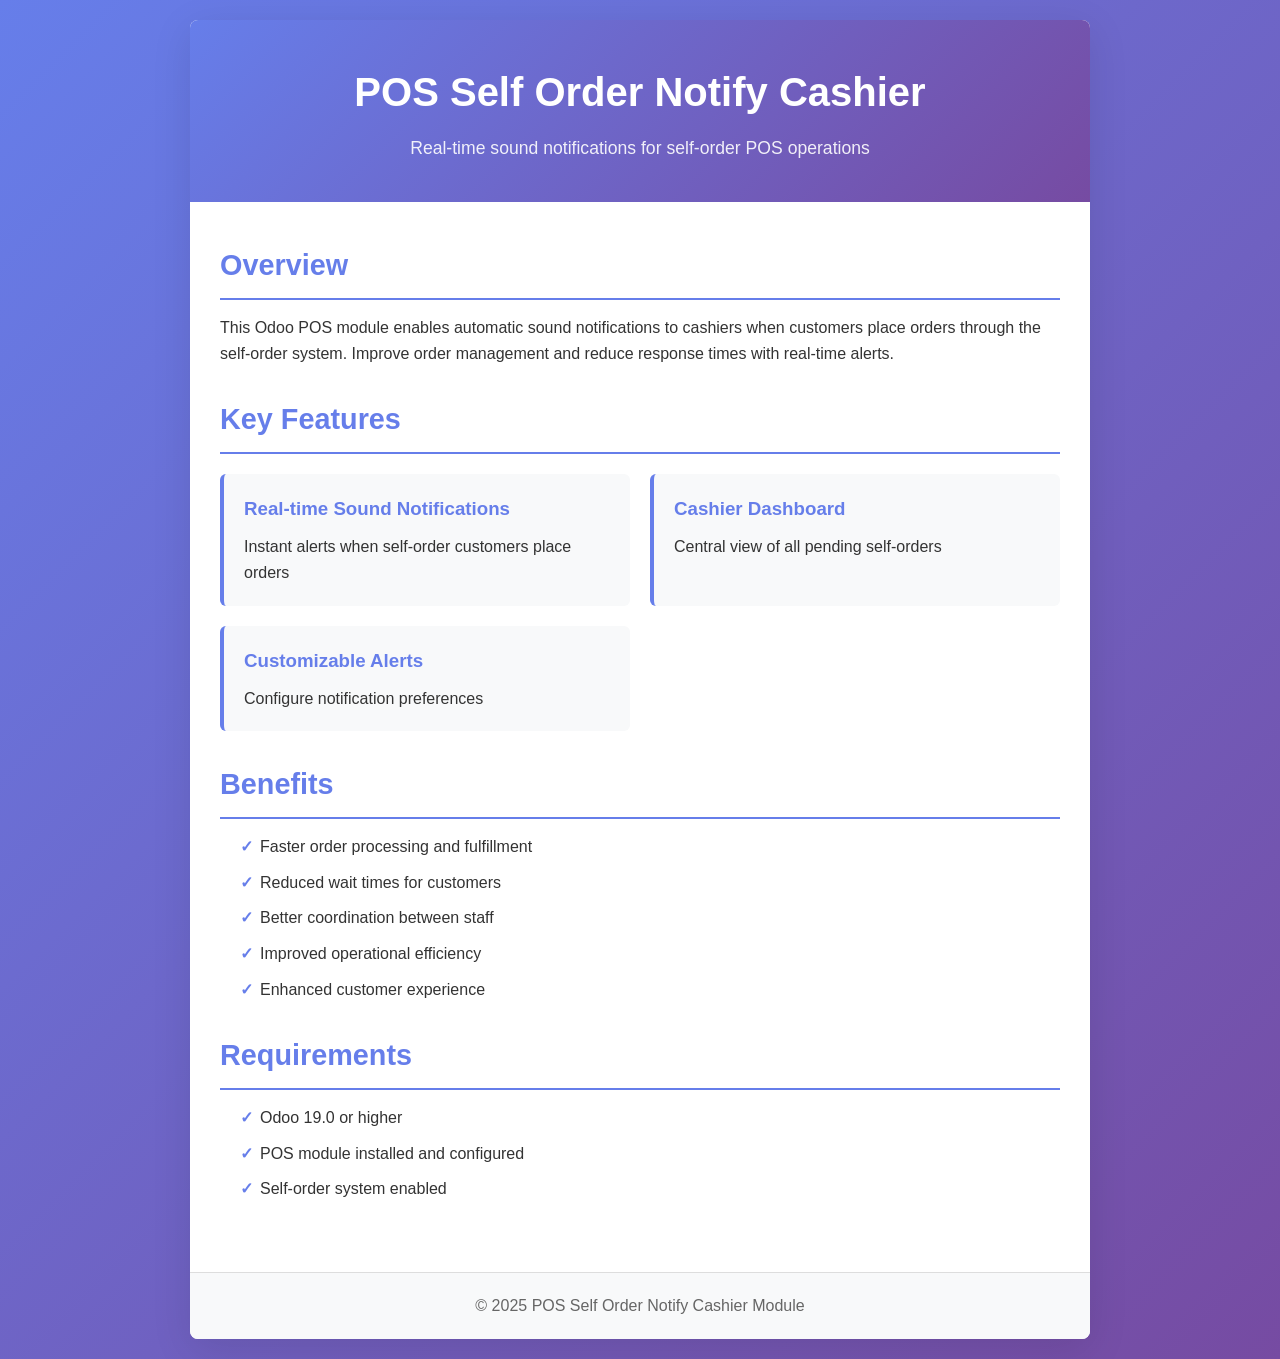
<file: pos_self_order_notify_cashier/static/description/index.html>
<!DOCTYPE html>
<html lang="en">
<head>
    <meta charset="UTF-8">
    <meta name="viewport" content="width=device-width, initial-scale=1.0">
    <title>POS Self Order Notify Cashier</title>
    <style>
        * {
            margin: 0;
            padding: 0;
            box-sizing: border-box;
        }
        body {
            font-family: -apple-system, BlinkMacSystemFont, 'Segoe UI', Roboto, Oxygen, Ubuntu, Cantarell, sans-serif;
            line-height: 1.6;
            color: #333;
            background: linear-gradient(135deg, #667eea 0%, #764ba2 100%);
            min-height: 100vh;
            padding: 20px;
        }
        .container {
            max-width: 900px;
            margin: 0 auto;
            background: white;
            border-radius: 8px;
            box-shadow: 0 10px 40px rgba(0, 0, 0, 0.1);
            overflow: hidden;
        }
        .header {
            background: linear-gradient(135deg, #667eea 0%, #764ba2 100%);
            color: white;
            padding: 40px 30px;
            text-align: center;
        }
        .header h1 {
            font-size: 2.5em;
            margin-bottom: 10px;
        }
        .header p {
            font-size: 1.1em;
            opacity: 0.9;
        }
        .content {
            padding: 40px 30px;
        }
        .section {
            margin-bottom: 30px;
        }
        .section h2 {
            color: #667eea;
            margin-bottom: 15px;
            font-size: 1.8em;
            border-bottom: 2px solid #667eea;
            padding-bottom: 10px;
        }
        .section ul {
            list-style: none;
            padding-left: 20px;
        }
        .section li {
            margin-bottom: 10px;
            padding-left: 20px;
            position: relative;
        }
        .section li:before {
            content: "✓";
            position: absolute;
            left: 0;
            color: #667eea;
            font-weight: bold;
        }
        .features {
            display: grid;
            grid-template-columns: 1fr 1fr;
            gap: 20px;
            margin-top: 20px;
        }
        .feature-card {
            background: #f8f9fa;
            padding: 20px;
            border-radius: 6px;
            border-left: 4px solid #667eea;
        }
        .feature-card h3 {
            color: #667eea;
            margin-bottom: 10px;
        }
        .footer {
            background: #f8f9fa;
            padding: 20px 30px;
            text-align: center;
            color: #666;
            border-top: 1px solid #ddd;
        }
        @media (max-width: 600px) {
            .header h1 {
                font-size: 1.8em;
            }
            .features {
                grid-template-columns: 1fr;
            }
        }
    </style>
</head>
<body>
    <div class="container">
        <div class="header">
            <h1>POS Self Order Notify Cashier</h1>
            <p>Real-time sound notifications for self-order POS operations</p>
        </div>
        
        <div class="content">
            <div class="section">
                <h2>Overview</h2>
                <p>This Odoo POS module enables automatic sound notifications to cashiers when customers place orders through the self-order system. Improve order management and reduce response times with real-time alerts.</p>
            </div>
            
            <div class="section">
                <h2>Key Features</h2>
                <div class="features">
                    <div class="feature-card">
                        <h3>Real-time Sound Notifications</h3>
                        <p>Instant alerts when self-order customers place orders</p>
                    </div>
                    <div class="feature-card">
                        <h3>Cashier Dashboard</h3>
                        <p>Central view of all pending self-orders</p>
                    </div>
                    <div class="feature-card">
                        <h3>Customizable Alerts</h3>
                        <p>Configure notification preferences</p>
                    </div>
                </div>
            </div>
            
            <div class="section">
                <h2>Benefits</h2>
                <ul>
                    <li>Faster order processing and fulfillment</li>
                    <li>Reduced wait times for customers</li>
                    <li>Better coordination between staff</li>
                    <li>Improved operational efficiency</li>
                    <li>Enhanced customer experience</li>
                </ul>
            </div>
            
            <div class="section">
                <h2>Requirements</h2>
                <ul>
                    <li>Odoo 19.0 or higher</li>
                    <li>POS module installed and configured</li>
                    <li>Self-order system enabled</li>
                </ul>
            </div>
        </div>
        
        <div class="footer">
            <p>&copy; 2025 POS Self Order Notify Cashier Module</p>
        </div>
    </div>
</body>
</html>
</file>
